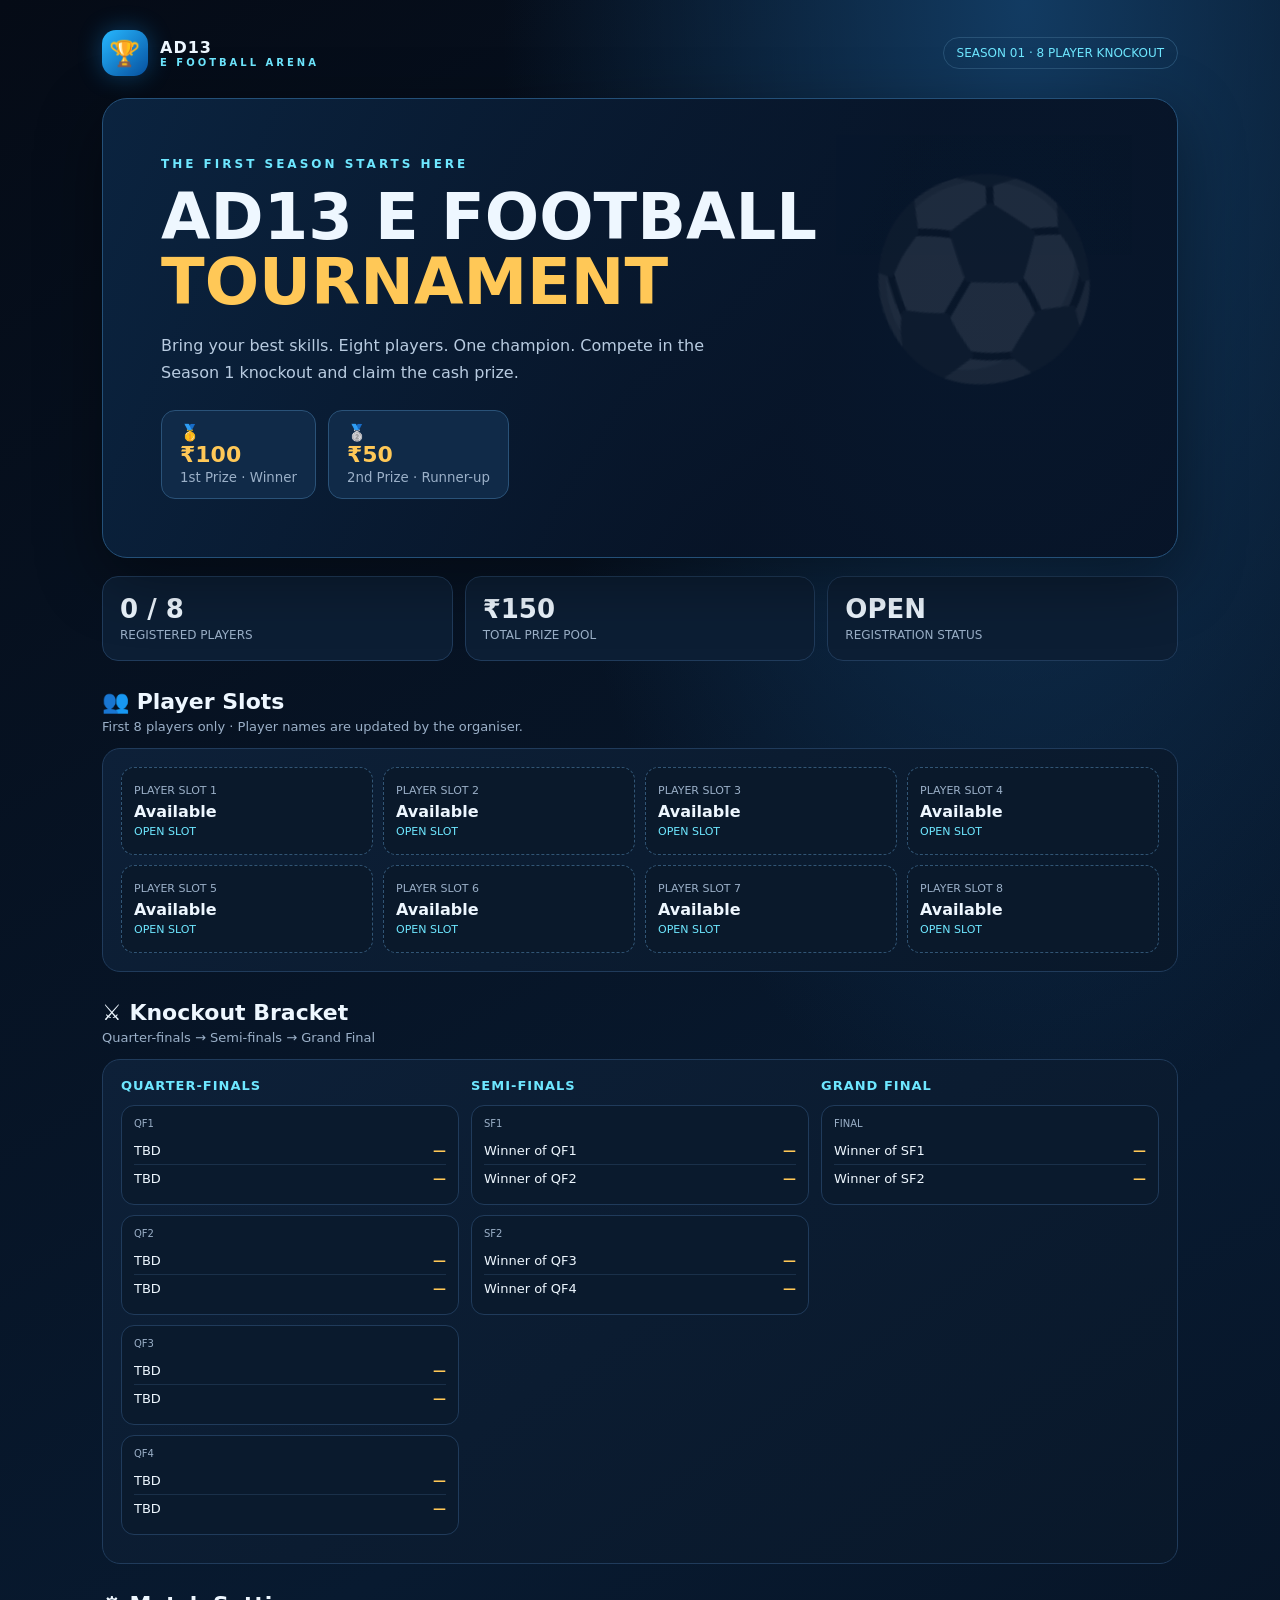
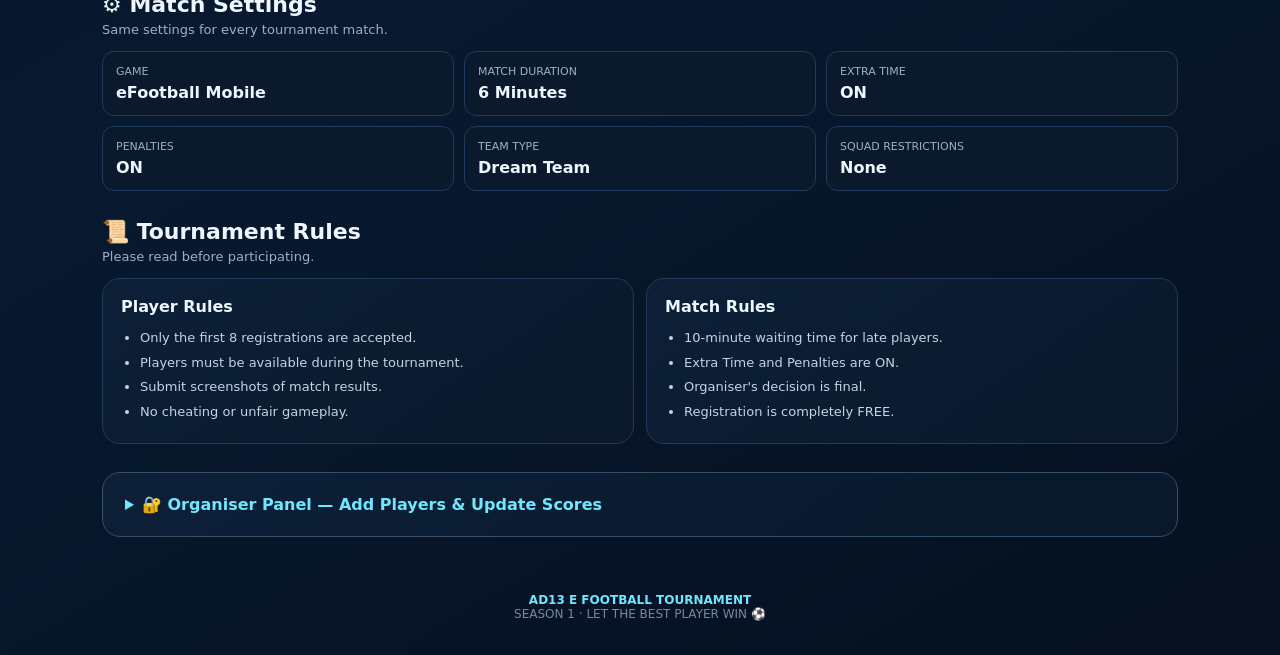
<file: 1index.html>
<!DOCTYPE html>
<html lang="en">
<head>
<meta charset="UTF-8">
<meta name="viewport" content="width=device-width, initial-scale=1.0">
<meta name="theme-color" content="#071326">
<title>AD13 E Football Tournament — Season 1</title>
<style>
:root{--bg:#06101f;--panel:#0d1d33;--panel2:#102744;--blue:#19a7ff;--cyan:#6ee7ff;--gold:#ffc857;--text:#eef7ff;--muted:#9bb0c8;--line:#203b5b;--red:#ff647c;--green:#48df9a}
*{box-sizing:border-box}body{margin:0;background:radial-gradient(ellipse at 80% 0%,#123b62 0,transparent 36%),linear-gradient(150deg,#050b16,#081a30 60%,#06101f);color:var(--text);font-family:Inter,system-ui,Segoe UI,Arial,sans-serif}button,input,select{font:inherit}button{cursor:pointer}
.wrap{max-width:1120px;margin:auto;padding:22px}.top{display:flex;justify-content:space-between;align-items:center;gap:14px;padding:8px 0 22px}.brand{display:flex;align-items:center;gap:12px;font-weight:900;letter-spacing:1px}.crest{width:46px;height:46px;border-radius:14px;background:linear-gradient(135deg,#27b8ff,#0752a2);display:grid;place-items:center;box-shadow:0 0 25px #159fff55;font-size:25px}.brand small{display:block;color:var(--cyan);font-size:10px;letter-spacing:3px}.tag{border:1px solid #285276;border-radius:30px;padding:8px 13px;color:var(--cyan);font-size:12px}
.hero{position:relative;overflow:hidden;border:1px solid #245078;border-radius:25px;padding:clamp(25px,6vw,58px);background:linear-gradient(115deg,#0b2542ee,#071326eF 65%),radial-gradient(circle at 80% 50%,#168ce855,transparent 38%);box-shadow:0 20px 65px #0006}.hero:after{content:"⚽";position:absolute;right:7%;top:15%;font-size:clamp(90px,19vw,190px);opacity:.09;transform:rotate(-18deg)}.eyebrow{color:var(--cyan);font-size:12px;font-weight:800;letter-spacing:3px}.hero h1{font-size:clamp(32px,6vw,64px);line-height:1.02;margin:14px 0 12px;max-width:680px}.hero h1 span{color:var(--gold)}.hero p{color:#b8cbe0;max-width:570px;line-height:1.7}.prizes{display:flex;gap:12px;flex-wrap:wrap;margin-top:24px}.prize{background:#102a48;border:1px solid #2a5278;padding:12px 18px;border-radius:14px;min-width:135px}.prize b{display:block;font-size:22px;color:var(--gold)}.prize small{color:var(--muted)}
.stats{display:grid;grid-template-columns:repeat(3,1fr);gap:12px;margin:18px 0 28px}.stat{background:#0c1e34;border:1px solid var(--line);border-radius:16px;padding:17px}.stat strong{font-size:26px;display:block}.stat span{font-size:12px;color:var(--muted)}
section{margin:28px 0}.section-head{display:flex;justify-content:space-between;align-items:end;gap:10px;margin-bottom:14px}.section-head h2{font-size:22px;margin:0}.section-head p{margin:5px 0 0;color:var(--muted);font-size:13px}.panel{background:linear-gradient(145deg,#0d2038,#09182a);border:1px solid var(--line);border-radius:18px;padding:18px}.slots{display:grid;grid-template-columns:repeat(4,1fr);gap:10px}.slot{min-height:88px;border:1px dashed #315575;border-radius:13px;padding:12px;display:flex;flex-direction:column;justify-content:center;background:#0a192b}.slot.filled{border-style:solid;border-color:#176c9d;background:#0c2942}.slot small{color:var(--muted);font-size:11px}.slot b{margin-top:5px;overflow-wrap:anywhere}.slot em{font-style:normal;color:var(--cyan);font-size:11px;margin-top:4px}
.bracket{display:grid;grid-template-columns:repeat(3,1fr);gap:12px}.round h3{font-size:13px;color:var(--cyan);letter-spacing:1px;margin:0 0 12px}.match{border:1px solid var(--line);background:#0a1a2d;border-radius:13px;padding:12px;margin-bottom:10px}.match label{font-size:10px;color:var(--muted);display:block;margin-bottom:8px}.teamline{display:flex;justify-content:space-between;gap:8px;padding:6px 0;border-bottom:1px solid #1a3049;font-size:13px}.teamline:last-child{border:0}.score{color:var(--gold);font-weight:900}.winner{color:var(--green)}
.rules{display:grid;grid-template-columns:1fr 1fr;gap:12px}.rules ul{margin:10px 0 0;padding-left:19px;color:#c4d4e5;line-height:1.9;font-size:13px}.settings{display:grid;grid-template-columns:repeat(3,1fr);gap:10px}.setting{padding:13px;background:#0a192b;border:1px solid var(--line);border-radius:12px}.setting small{display:block;color:var(--muted);font-size:11px}.setting b{display:block;margin-top:5px}
.admin{border-color:#34506d}.admin summary{cursor:pointer;font-weight:800;color:var(--cyan);padding:4px}.admin-content{padding-top:16px}.formgrid{display:grid;grid-template-columns:repeat(2,1fr);gap:10px}.field label{display:block;color:var(--muted);font-size:12px;margin:0 0 6px}.field input,.field select{width:100%;background:#061326;border:1px solid #2a4867;color:white;border-radius:10px;padding:11px;outline:none}.actions{display:flex;flex-wrap:wrap;gap:9px;margin-top:12px}.btn{border:0;border-radius:10px;padding:11px 15px;font-weight:800;background:linear-gradient(135deg,#20b5ff,#0874c8);color:white}.btn.secondary{background:#19324e;border:1px solid #365574}.btn.danger{background:#542638;border:1px solid #914056}.hint{font-size:12px;color:var(--muted);line-height:1.6}.admin-list{display:grid;gap:8px;margin-top:12px}.admin-row{display:flex;align-items:center;justify-content:space-between;gap:8px;background:#08172a;padding:9px 11px;border-radius:10px;font-size:13px}.admin-row button{padding:6px 9px;border-radius:8px;border:1px solid #46617d;background:#142a43;color:white}
footer{text-align:center;color:#718aa4;font-size:12px;padding:28px 0 12px}footer b{color:var(--cyan)}
@media(max-width:650px){.wrap{padding:14px}.top{align-items:flex-start}.tag{font-size:10px}.stats{gap:8px}.stat{padding:12px}.stat strong{font-size:21px}.slots{grid-template-columns:repeat(2,1fr)}.bracket{grid-template-columns:1fr}.rules,.settings,.formgrid{grid-template-columns:1fr}.hero:after{right:-15px;top:24%}.section-head{align-items:start;flex-direction:column}}
</style>
</head>
<body>
<div class="wrap">
<header class="top"><div class="brand"><div class="crest">🏆</div><div>AD13 <small>E FOOTBALL ARENA</small></div></div><div class="tag">SEASON 01 · 8 PLAYER KNOCKOUT</div></header>
<main>
<div class="hero"><div class="eyebrow">THE FIRST SEASON STARTS HERE</div><h1>AD13 E FOOTBALL<br><span>TOURNAMENT</span></h1><p>Bring your best skills. Eight players. One champion. Compete in the Season 1 knockout and claim the cash prize.</p><div class="prizes"><div class="prize">🥇 <b>₹100</b><small>1st Prize · Winner</small></div><div class="prize">🥈 <b>₹50</b><small>2nd Prize · Runner-up</small></div></div></div>
<div class="stats"><div class="stat"><strong id="count">0 / 8</strong><span>REGISTERED PLAYERS</span></div><div class="stat"><strong>₹150</strong><span>TOTAL PRIZE POOL</span></div><div class="stat"><strong id="status">OPEN</strong><span>REGISTRATION STATUS</span></div></div>
<section><div class="section-head"><div><h2>👥 Player Slots</h2><p>First 8 players only · Player names are updated by the organiser.</p></div></div><div class="panel"><div class="slots" id="slots"></div></div></section>
<section><div class="section-head"><div><h2>⚔️ Knockout Bracket</h2><p>Quarter-finals → Semi-finals → Grand Final</p></div></div><div class="panel"><div class="bracket" id="bracket"></div></div></section>
<section><div class="section-head"><div><h2>⚙️ Match Settings</h2><p>Same settings for every tournament match.</p></div></div><div class="settings"><div class="setting"><small>GAME</small><b>eFootball Mobile</b></div><div class="setting"><small>MATCH DURATION</small><b>6 Minutes</b></div><div class="setting"><small>EXTRA TIME</small><b>ON</b></div><div class="setting"><small>PENALTIES</small><b>ON</b></div><div class="setting"><small>TEAM TYPE</small><b>Dream Team</b></div><div class="setting"><small>SQUAD RESTRICTIONS</small><b>None</b></div></div></section>
<section><div class="section-head"><div><h2>📜 Tournament Rules</h2><p>Please read before participating.</p></div></div><div class="rules"><div class="panel"><b>Player Rules</b><ul><li>Only the first 8 registrations are accepted.</li><li>Players must be available during the tournament.</li><li>Submit screenshots of match results.</li><li>No cheating or unfair gameplay.</li></ul></div><div class="panel"><b>Match Rules</b><ul><li>10-minute waiting time for late players.</li><li>Extra Time and Penalties are ON.</li><li>Organiser's decision is final.</li><li>Registration is completely FREE.</li></ul></div></div></section>
<section><details class="panel admin"><summary>🔐 Organiser Panel — Add Players & Update Scores</summary><div class="admin-content"><p class="hint">Use this panel to manage the tournament manually. Changes are saved in this browser on this device. There is no online syncing or public admin password.</p>
<div class="formgrid"><div class="field"><label for="playerName">Player name</label><input id="playerName" maxlength="28" placeholder="Enter eFootball name"></div><div class="field"><label for="playerSlot">Slot</label><select id="playerSlot"><option value="auto">Next available slot</option><option value="0">Slot 1</option><option value="1">Slot 2</option><option value="2">Slot 3</option><option value="3">Slot 4</option><option value="4">Slot 5</option><option value="5">Slot 6</option><option value="6">Slot 7</option><option value="7">Slot 8</option></select></div></div><div class="actions"><button class="btn" onclick="addPlayer()">＋ Add Player</button><button class="btn secondary" onclick="clearPlayers()">Clear All Players</button></div><div class="admin-list" id="adminPlayers"></div>
<hr style="border:0;border-top:1px solid #203b5b;margin:18px 0">
<b>Update match score</b><p class="hint">Select a match, enter both scores, then save. The higher score advances automatically. For a tied match, select the winner manually.</p>
<div class="formgrid"><div class="field"><label>Match</label><select id="matchId"></select></div><div class="field"><label>Winner if tied (optional)</label><select id="tieWinner"><option value="">No winner selected</option></select></div><div class="field"><label>Player 1 score</label><input type="number" min="0" max="99" id="scoreA" value="0"></div><div class="field"><label>Player 2 score</label><input type="number" min="0" max="99" id="scoreB" value="0"></div></div><div class="actions"><button class="btn" onclick="saveScore()">Save Match Result</button><button class="btn secondary" onclick="resetScores()">Reset All Scores</button></div>
<p class="hint" style="margin-top:16px">Tip: This website stores your updates in local browser storage. Use the same browser and device to keep your changes. Export a backup regularly.</p><div class="actions"><button class="btn secondary" onclick="exportData()">⬇ Export Backup</button><button class="btn secondary" onclick="document.getElementById('importFile').click()">⬆ Import Backup</button><input id="importFile" type="file" accept="application/json" hidden onchange="importData(event)"></div>
</div></details></section>
</main><footer><b>AD13 E FOOTBALL TOURNAMENT</b><br>SEASON 1 · LET THE BEST PLAYER WIN ⚽</footer>
</div>
<script>
const empty=()=>({players:Array(8).fill(""),scores:{}});let data;
try{data=JSON.parse(localStorage.getItem("ad13Season1"))||empty()}catch(e){data=empty()}
if(!Array.isArray(data.players)||data.players.length!==8)data.players=Array(8).fill("");
if(!data.scores)data.scores={};
const matches=[
{id:"QF1",round:"QUARTER-FINALS",a:0,b:1,next:"SF1",side:"a"},
{id:"QF2",round:"QUARTER-FINALS",a:2,b:3,next:"SF1",side:"b"},
{id:"QF3",round:"QUARTER-FINALS",a:4,b:5,next:"SF2",side:"a"},
{id:"QF4",round:"QUARTER-FINALS",a:6,b:7,next:"SF2",side:"b"},
{id:"SF1",round:"SEMI-FINALS",from:["QF1","QF2"],next:"FINAL",side:"a"},
{id:"SF2",round:"SEMI-FINALS",from:["QF3","QF4"],next:"FINAL",side:"b"},
{id:"FINAL",round:"GRAND FINAL",from:["SF1","SF2"]}
];
function save(){localStorage.setItem("ad13Season1",JSON.stringify(data));render()}
function getNames(m){if(m.a!==undefined)return [data.players[m.a],data.players[m.b]];return m.from.map(id=>{let w=data.scores[id]?.winner;return w||"Winner of "+id})}
function result(id){return data.scores[id]}
function render(){
let n=data.players.filter(x=>x.trim()).length;document.getElementById("count").textContent=n+" / 8";document.getElementById("status").textContent=n===8?"FULL":"OPEN";
document.getElementById("slots").innerHTML=data.players.map((p,i)=>`<div class="slot ${p?'filled':''}"><small>PLAYER SLOT ${i+1}</small><b>${p?esc(p):"Available"}</b><em>${p?"REGISTERED":"OPEN SLOT"}</em></div>`).join("");
document.getElementById("bracket").innerHTML=["QUARTER-FINALS","SEMI-FINALS","GRAND FINAL"].map(round=>`<div class="round"><h3>${round}</h3>${matches.filter(m=>m.round===round).map(m=>{let [a,b]=getNames(m),r=result(m.id);return `<div class="match"><label>${m.id}</label><div class="teamline"><span class="${r?.winner===a?'winner':''}">${esc(a||"TBD")}</span><span class="score">${r?r.a:"—"}</span></div><div class="teamline"><span class="${r?.winner===b?'winner':''}">${esc(b||"TBD")}</span><span class="score">${r?r.b:"—"}</span></div>${r?`<div class="hint" style="margin-top:7px">Winner: <b class="winner">${esc(r.winner||"TBD")}</b></div>`:""}</div>`}).join("")}</div>`).join("");
document.getElementById("adminPlayers").innerHTML=data.players.map((p,i)=>`<div class="admin-row"><span>Slot ${i+1}: <b>${esc(p||"Empty")}</b></span><button onclick="removePlayer(${i})">Remove</button></div>`).join("");
let sel=document.getElementById("matchId"),old=sel.value;sel.innerHTML=matches.map(m=>`<option value="${m.id}">${m.id} · ${m.round}</option>`).join("");if(matches.some(m=>m.id===old))sel.value=old;updateScoreForm();
}
function updateScoreForm(){let m=matches.find(x=>x.id===document.getElementById("matchId").value)||matches[0],names=getNames(m),r=result(m.id);document.getElementById("scoreA").value=r?.a??0;document.getElementById("scoreB").value=r?.b??0;document.getElementById("tieWinner").innerHTML='<option value="">No winner selected</option>'+names.filter(Boolean).map(x=>`<option value="${escAttr(x)}">${esc(x)}</option>`).join("");document.getElementById("tieWinner").value=r?.winner||""}
function addPlayer(){let name=document.getElementById("playerName").value.trim(),slot=document.getElementById("playerSlot").value;if(!name)return alert("Enter a player name.");let i=slot==="auto"?data.players.findIndex(x=>!x.trim()):Number(slot);if(i<0)return alert("All 8 slots are filled.");if(data.players[i]&&slot!=="auto"&&!confirm("Replace this player?"))return;data.players[i]=name;document.getElementById("playerName").value="";save()}
function removePlayer(i){if(!confirm("Remove this player? Their match scores may need to be updated."))return;data.players[i]="";data.scores={};save()}
function clearPlayers(){if(confirm("Clear all players and all match scores?")){data=empty();save()}}
function saveScore(){let id=document.getElementById("matchId").value,m=matches.find(x=>x.id===id),[a,b]=getNames(m),sa=Number(document.getElementById("scoreA").value),sb=Number(document.getElementById("scoreB").value),tie=document.getElementById("tieWinner").value;if(!a||!b||a.startsWith("Winner of")||b.startsWith("Winner of"))return alert("Both players must be known before saving this match.");if(!Number.isInteger(sa)||!Number.isInteger(sb)||sa<0||sb<0)return alert("Enter valid scores.");let winner=sa>sb?a:sb>sa?b:tie;if(!winner)return alert("Scores are tied. Select the winner manually.");data.scores[id]={a:sa,b:sb,winner};let idx=matches.findIndex(x=>x.id===id);matches.slice(idx+1).forEach(x=>{if(x.from?.includes(id))delete data.scores[x.id]});save();alert("Match result saved.")}
function resetScores(){if(confirm("Reset every match score?")){data.scores={};save()}}
function esc(s){return String(s).replace(/[&<>"']/g,c=>({"&":"&amp;","<":"&lt;",">":"&gt;",'"':"&quot;","'":"&#39;"}[c]))}
function escAttr(s){return esc(s)}
function exportData(){let blob=new Blob([JSON.stringify(data,null,2)],{type:"application/json"}),a=document.createElement("a");a.href=URL.createObjectURL(blob);a.download="AD13-Season1-backup.json";a.click();URL.revokeObjectURL(a.href)}
function importData(e){let f=e.target.files[0];if(!f)return;let r=new FileReader();r.onload=()=>{try{let x=JSON.parse(r.result);if(!Array.isArray(x.players)||x.players.length!==8||!x.scores)throw Error();data=x;save();alert("Backup imported.")}catch(err){alert("Invalid backup file.")}};r.readAsText(f);e.target.value=""}
document.getElementById("matchId").addEventListener("change",updateScoreForm);render();
</script>
</body></html>
</file>
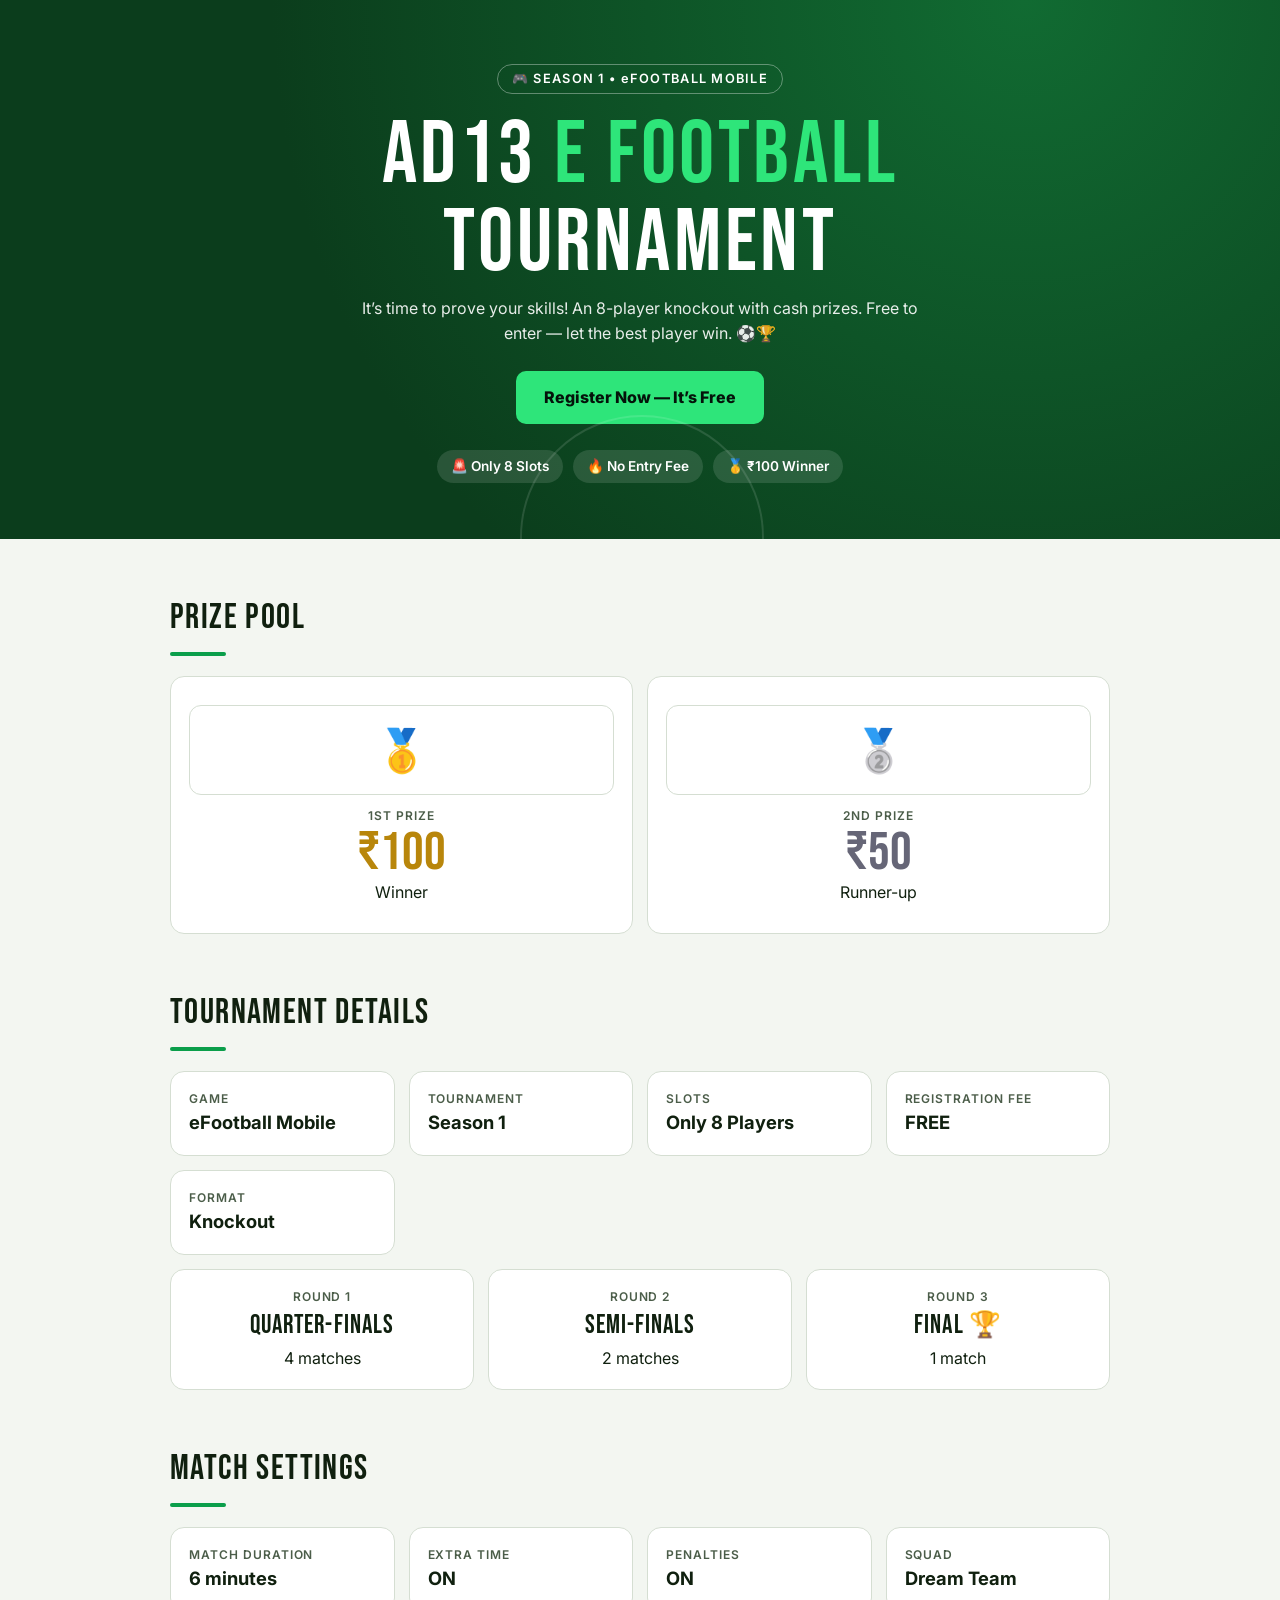
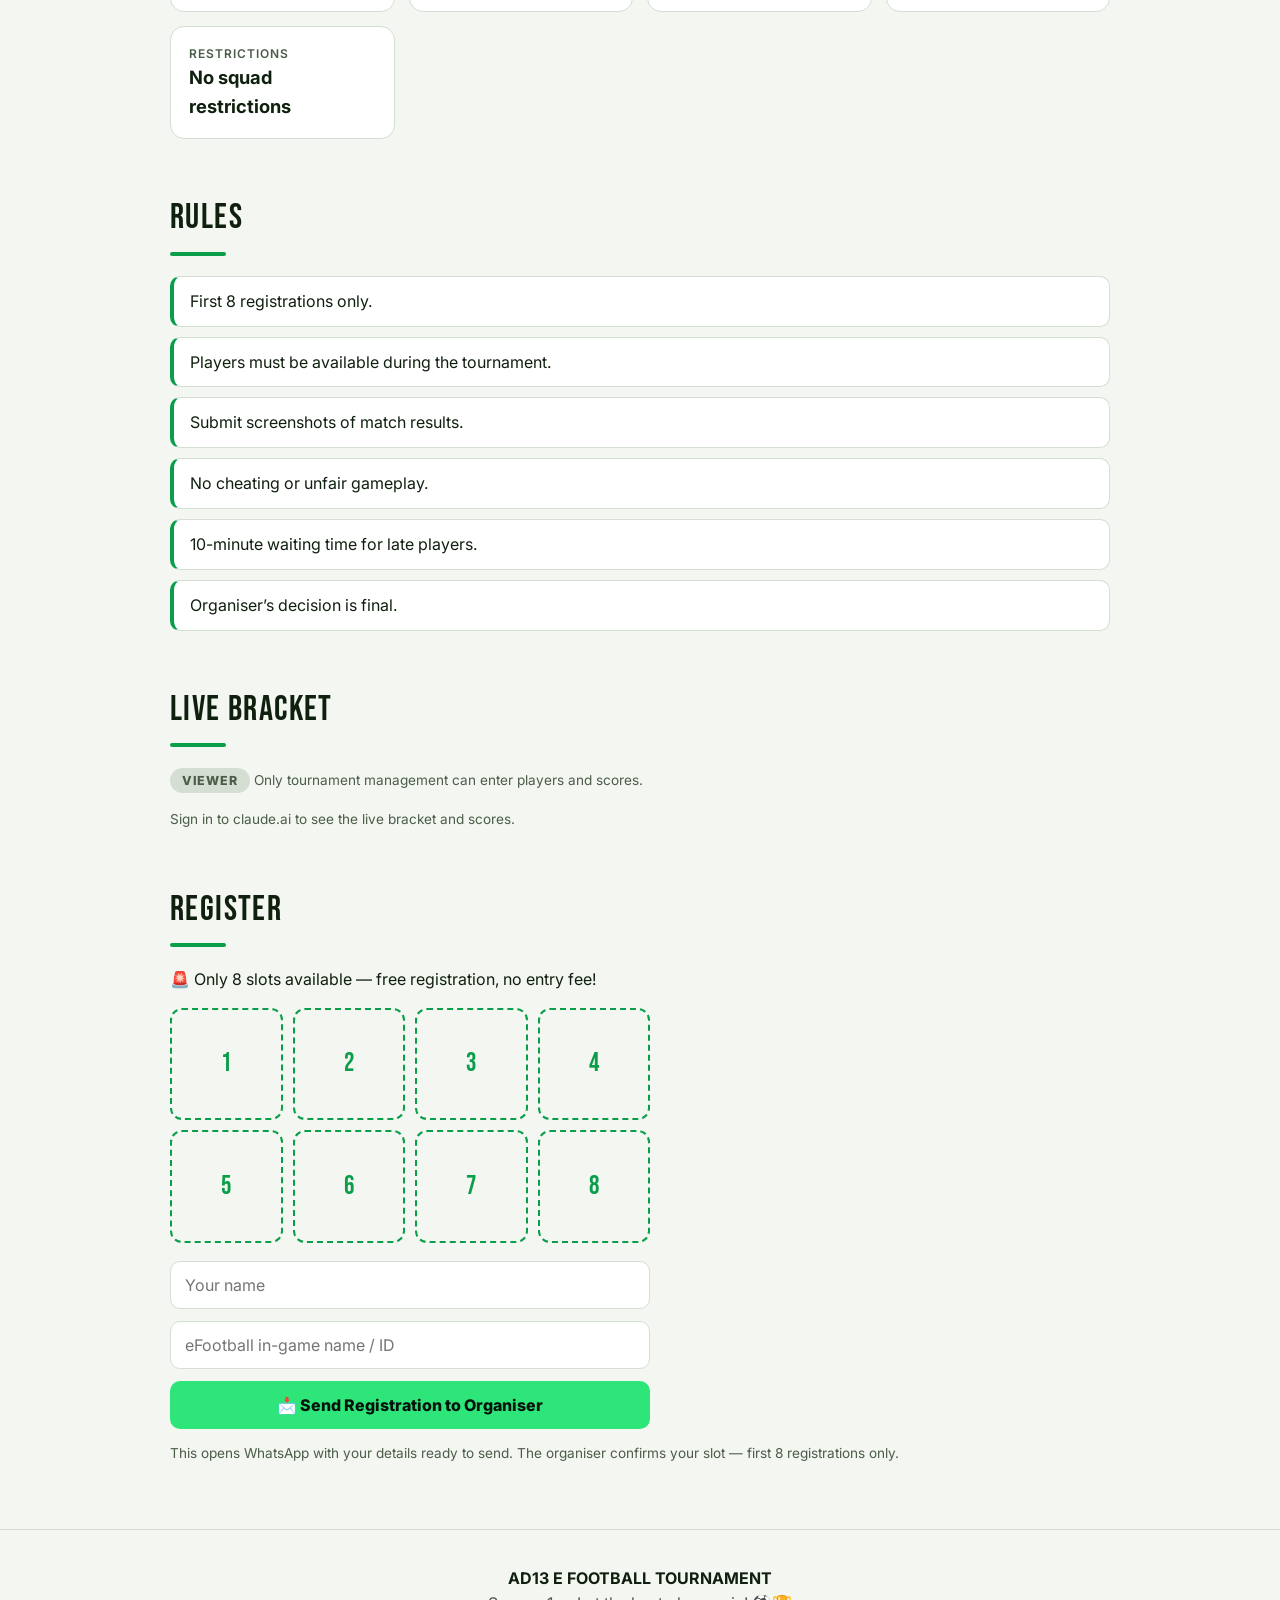
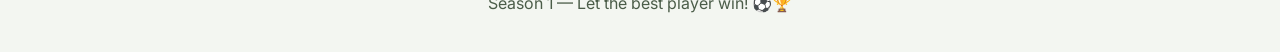
<file: index (2).html>
<!DOCTYPE html>
<html lang="en">
<head>
<meta charset="utf-8">
<meta name="viewport" content="width=device-width, initial-scale=1, viewport-fit=cover">
<title>AD13 E Football Tournament — Season 1</title>
<link rel="stylesheet" href="https://fonts.googleapis.com/css2?family=Bebas+Neue&family=Inter:wght@400;600;800&display=swap">
<style>
:root{--bg:#f3f6f1;--surface:#ffffff;--text:#10200f;--muted:#4b5d49;--accent:#0a9e4a;--gold:#b8860b;--silver:#667;--line:#d5ded2;--hero1:#0b3d1c;--hero2:#116b32;--herotext:#fff;
box-sizing:border-box;padding-top:env(safe-area-inset-top,0px);padding-bottom:env(safe-area-inset-bottom,0px)}
@media (prefers-color-scheme:dark){:root:not([data-theme="light"]){--bg:#07110a;--surface:#0f1d13;--text:#eaf5ea;--muted:#9bb39c;--accent:#2ee57a;--gold:#f5c542;--silver:#c5ccd6;--line:#1f3524;--hero1:#04130a;--hero2:#0c3a1b}}
:root[data-theme="dark"]{--bg:#07110a;--surface:#0f1d13;--text:#eaf5ea;--muted:#9bb39c;--accent:#2ee57a;--gold:#f5c542;--silver:#c5ccd6;--line:#1f3524;--hero1:#04130a;--hero2:#0c3a1b}
html{height:100%;scroll-behavior:smooth;scroll-padding-top:env(safe-area-inset-top,0px)}
*{box-sizing:border-box}
body{margin:0;background:var(--bg);color:var(--text);font-family:Inter,system-ui,sans-serif;line-height:1.55}
h1,h2,h3{font-family:'Bebas Neue',Impact,sans-serif;letter-spacing:.04em;margin:0;font-weight:400}
.wrap{max-width:980px;margin:0 auto;padding:0 20px}
.hero{background:radial-gradient(circle at 80% 0,var(--hero2),var(--hero1) 65%);color:var(--herotext);padding:64px 0 56px;text-align:center;position:relative;overflow:hidden}
.hero::after{content:"";position:absolute;left:50%;bottom:-120px;width:240px;height:240px;margin-left:-120px;border:2px solid rgba(255,255,255,.12);border-radius:50%}
.tag{display:inline-block;border:1px solid rgba(255,255,255,.35);border-radius:99px;padding:4px 14px;font-size:.8rem;font-weight:600;letter-spacing:.1em}
.hero h1{font-size:clamp(2.6rem,9vw,5.5rem);line-height:1;margin:18px 0 8px}
.hero h1 span{color:#2ee57a}
.hero p{max-width:560px;margin:0 auto 26px;opacity:.9}
.btn{display:inline-block;background:#2ee57a;color:#04130a;font-weight:800;padding:14px 28px;border-radius:10px;text-decoration:none;border:0;font-size:1rem;cursor:pointer;font-family:inherit}
.btn:hover{filter:brightness(1.08)}
.pills{display:flex;gap:10px;justify-content:center;flex-wrap:wrap;margin-top:26px;font-size:.85rem}
.pills b{background:rgba(255,255,255,.12);padding:6px 14px;border-radius:99px;font-weight:600}
section{padding:52px 0}
h2{font-size:2.2rem;margin-bottom:20px;color:var(--text)}
h2::after{content:"";display:block;width:56px;height:4px;background:var(--accent);margin-top:6px;border-radius:2px}
.grid{display:grid;gap:14px;grid-template-columns:repeat(auto-fit,minmax(210px,1fr))}
.card{background:var(--surface);border:1px solid var(--line);border-radius:14px;padding:18px}
.card small{display:block;color:var(--muted);font-size:.75rem;text-transform:uppercase;letter-spacing:.08em;font-weight:600}
.card strong{font-size:1.15rem}
.prize{text-align:center;padding:28px 18px}
.prize .m{font-size:2.6rem}
.prize .amt{font-family:'Bebas Neue',Impact,sans-serif;font-size:3.4rem;line-height:1}
.gold .amt{color:var(--gold)}.silver .amt{color:var(--silver)}
ul.rules{list-style:none;padding:0;margin:0;display:grid;gap:10px}
ul.rules li{background:var(--surface);border:1px solid var(--line);border-left:4px solid var(--accent);border-radius:10px;padding:12px 16px}
.bracket{display:grid;grid-template-columns:repeat(3,1fr);gap:14px;text-align:center}
.bracket .card strong{display:block;font-family:'Bebas Neue',Impact,sans-serif;font-size:1.6rem;letter-spacing:.04em;font-weight:400}
.slots{display:grid;grid-template-columns:repeat(4,1fr);gap:10px;max-width:480px;margin:0 0 18px}
.slot{aspect-ratio:1;border:2px dashed var(--accent);border-radius:12px;display:grid;place-items:center;font-family:'Bebas Neue',Impact,sans-serif;font-size:1.6rem;color:var(--accent)}
form{display:grid;gap:12px;max-width:480px}
input{padding:13px 14px;border-radius:10px;border:1px solid var(--line);background:var(--surface);color:var(--text);font-size:1rem;font-family:inherit}
.note{color:var(--muted);font-size:.85rem}
#msg{display:none;margin-top:12px;padding:12px;border-radius:10px;background:var(--surface);border:1px solid var(--accent);white-space:pre-wrap;font-size:.9rem}
footer{text-align:center;padding:36px 20px;border-top:1px solid var(--line);color:var(--muted)}
footer b{color:var(--text)}
.badge{display:inline-block;padding:3px 12px;border-radius:99px;font-size:.78rem;font-weight:800;letter-spacing:.06em;background:var(--accent);color:#04130a}.badge.v{background:var(--line);color:var(--muted)}
.rounds{display:grid;gap:14px;grid-template-columns:repeat(3,1fr);align-items:start}.rounds h3{font-size:1.4rem;margin-bottom:8px}
.m{background:var(--surface);border:1px solid var(--line);border-radius:12px;padding:12px;margin-bottom:12px}.m .r{display:flex;justify-content:space-between;gap:8px;padding:4px 0;font-weight:600}.m .r.w{color:var(--accent)}.m .r span:last-child{font-family:'Bebas Neue',Impact,sans-serif;font-size:1.3rem}
.m input{width:100%;padding:8px;font-size:.9rem;margin:3px 0}.m .sc{display:grid;grid-template-columns:1fr 1fr;gap:6px}.m .btn{padding:8px 14px;font-size:.85rem;margin-top:6px;width:100%}.m small{color:var(--muted)}
.champ{margin-top:8px;padding:16px;border-radius:12px;border:2px solid var(--gold);text-align:center;font-weight:800}
@media(max-width:700px){.rounds{grid-template-columns:1fr}}
@media(max-width:560px){.bracket{grid-template-columns:1fr}}
</style>
</head>
<body>
<header class="hero">
  <div class="wrap">
    <span class="tag">🎮 SEASON 1 • eFOOTBALL MOBILE</span>
    <h1>AD13 <span>E FOOTBALL</span><br>TOURNAMENT</h1>
    <p>It’s time to prove your skills! An 8-player knockout with cash prizes. Free to enter — let the best player win. ⚽🏆</p>
    <a class="btn" href="#register">Register Now — It’s Free</a>
    <div class="pills"><b>🚨 Only 8 Slots</b><b>🔥 No Entry Fee</b><b>🥇 ₹100 Winner</b></div>
  </div>
</header>

<section><div class="wrap">
  <h2>PRIZE POOL</h2>
  <div class="grid">
    <div class="card prize gold"><div class="m">🥇</div><small>1st Prize</small><div class="amt">₹100</div><div>Winner</div></div>
    <div class="card prize silver"><div class="m">🥈</div><small>2nd Prize</small><div class="amt">₹50</div><div>Runner-up</div></div>
  </div>
</div></section>

<section style="padding-top:0"><div class="wrap">
  <h2>TOURNAMENT DETAILS</h2>
  <div class="grid">
    <div class="card"><small>Game</small><strong>eFootball Mobile</strong></div>
    <div class="card"><small>Tournament</small><strong>Season 1</strong></div>
    <div class="card"><small>Slots</small><strong>Only 8 Players</strong></div>
    <div class="card"><small>Registration Fee</small><strong>FREE</strong></div>
    <div class="card"><small>Format</small><strong>Knockout</strong></div>
  </div>
  <div class="bracket" style="margin-top:14px">
    <div class="card"><small>Round 1</small><strong>Quarter-finals</strong>4 matches</div>
    <div class="card"><small>Round 2</small><strong>Semi-finals</strong>2 matches</div>
    <div class="card"><small>Round 3</small><strong>Final 🏆</strong>1 match</div>
  </div>
</div></section>

<section style="padding-top:0"><div class="wrap">
  <h2>MATCH SETTINGS</h2>
  <div class="grid">
    <div class="card"><small>Match Duration</small><strong>6 minutes</strong></div>
    <div class="card"><small>Extra Time</small><strong>ON</strong></div>
    <div class="card"><small>Penalties</small><strong>ON</strong></div>
    <div class="card"><small>Squad</small><strong>Dream Team</strong></div>
    <div class="card"><small>Restrictions</small><strong>No squad restrictions</strong></div>
  </div>
</div></section>

<section style="padding-top:0"><div class="wrap">
  <h2>RULES</h2>
  <ul class="rules">
    <li>First 8 registrations only.</li>
    <li>Players must be available during the tournament.</li>
    <li>Submit screenshots of match results.</li>
    <li>No cheating or unfair gameplay.</li>
    <li>10-minute waiting time for late players.</li>
    <li>Organiser’s decision is final.</li>
  </ul>
</div></section>

<section id="bracket" style="padding-top:0"><div class="wrap">
  <h2>LIVE BRACKET</h2>
  <p><span id="role" class="badge v">VIEWER</span> <span class="note" id="rolenote">Only tournament management can enter players and scores.</span></p>
  <div id="live" class="note">Loading…</div>
</div></section>

<section id="register" style="padding-top:0"><div class="wrap">
  <h2>REGISTER</h2>
  <p>🚨 Only 8 slots available — free registration, no entry fee!</p>
  <div class="slots" aria-label="8 open slots"><div class="slot">1</div><div class="slot">2</div><div class="slot">3</div><div class="slot">4</div><div class="slot">5</div><div class="slot">6</div><div class="slot">7</div><div class="slot">8</div></div>
  <form id="f">
    <input id="n" placeholder="Your name" required>
    <input id="g" placeholder="eFootball in-game name / ID" required>
    <button class="btn" type="submit">📩 Send Registration to Organiser</button>
  </form>
  <div id="msg"></div>
  <p class="note">This opens WhatsApp with your details ready to send. The organiser confirms your slot — first 8 registrations only.</p>
</div></section>

<footer><b>AD13 E FOOTBALL TOURNAMENT</b><br>Season 1 — Let the best player win! ⚽🏆</footer>

<script>
// Organiser WhatsApp number with country code, digits only (e.g. 919876543210)
var ORGANISER_NUMBER = "";
document.getElementById('f').addEventListener('submit', function(e){
  e.preventDefault();
  var t = "Hi! I want to register for AD13 E Football Tournament – Season 1.\nName: " + document.getElementById('n').value + "\neFootball ID: " + document.getElementById('g').value;
  var m = document.getElementById('msg');
  if (ORGANISER_NUMBER) { window.open("https://wa.me/" + ORGANISER_NUMBER + "?text=" + encodeURIComponent(t), "_blank"); return; }
  m.style.display = 'block';
  m.textContent = "Copy this message and send it to the organiser:\n\n" + t;
  try { navigator.clipboard.writeText(t); } catch (err) {}
});
</script>
<script>
(function(){
var live=document.getElementById('live'),roleEl=document.getElementById('role');
var IDS=['qf1','qf2','qf3','qf4','sf1','sf2','final'],NAMES={qf1:'Quarter-final 1',qf2:'Quarter-final 2',qf3:'Quarter-final 3',qf4:'Quarter-final 4',sf1:'Semi-final 1',sf2:'Semi-final 2',final:'Final'};
var db=null,ref=null,data={},canEdit=false;
function num(v){return (v===''||v==null||isNaN(v))?null:Number(v)}
function win(m){if(!m||!m.a||!m.b)return null;var a=num(m.sa),b=num(m.sb);if(a==null||b==null)return null;if(a!==b)return a>b?'a':'b';var x=num(m.pa),y=num(m.pb);if(x!=null&&y!=null&&x!==y)return x>y?'a':'b';return null}
function teams(id){var d=data;function w(k){var m=resolved[k],r=win(m);return r?m[r]:''}
if(id[0]==='q')return {a:d[id]&&d[id].a||'',b:d[id]&&d[id].b||''};
var src={sf1:['qf1','qf2'],sf2:['qf3','qf4'],final:['sf1','sf2']}[id];return {a:w(src[0]),b:w(src[1])}}
var resolved={};
function compute(){IDS.forEach(function(id){var t=teams(id),s=data[id]||{};resolved[id]={a:t.a,b:t.b,sa:s.sa,sb:s.sb,pa:s.pa,pb:s.pb}})}
function el(t,c,x){var e=document.createElement(t);if(c)e.className=c;if(x!=null)e.textContent=x;return e}
function inp(ph,v,type){var i=el('input');i.placeholder=ph;i.value=v==null?'':v;if(type)i.type=type;if(type==='number')i.min=0;return i}
function card(id){var m=resolved[id],w=win(m),c=el('div','m');c.appendChild(el('small',null,NAMES[id]));
var ps=(num(m.pa)!=null&&num(m.pb)!=null&&num(m.sa)===num(m.sb));
['a','b'].forEach(function(k){var r=el('div','r'+(w===k?' w':''));r.appendChild(el('span',null,m[k]||'TBD'));r.appendChild(el('span',null,m['s'+k]==null||m['s'+k]===''?'–':m['s'+k]+(ps?' ('+m['p'+k]+')':'')));c.appendChild(r)});
if(canEdit){var s=el('div','sc'),f={};
if(id[0]==='q'){var n=el('div','sc');f.a=inp('Player 1 name',m.a);f.b=inp('Player 2 name',m.b);n.appendChild(f.a);n.appendChild(f.b);c.appendChild(n)}
f.sa=inp('Score 1',m.sa,'number');f.sb=inp('Score 2',m.sb,'number');s.appendChild(f.sa);s.appendChild(f.sb);c.appendChild(s);
var p=el('div','sc');f.pa=inp('Pens 1',m.pa,'number');f.pb=inp('Pens 2',m.pb,'number');p.appendChild(f.pa);p.appendChild(f.pb);c.appendChild(p);
var b=el('button','btn','Save result');b.type='button';b.onclick=function(){var o={};['sa','sb','pa','pb'].forEach(function(k){var v=f[k].value;o[k]=v===''?null:Number(v)});if(f.a){o.a=f.a.value.trim();o.b=f.b.value.trim()}var nd=Object.assign({},data);nd[id]=o;b.disabled=true;b.textContent='Saving…';ref.set(nd).catch(function(){b.disabled=false;b.textContent='Not allowed – try again'})};c.appendChild(b)}
return c}
function render(){compute();live.className='';live.textContent='';var g=el('div','rounds');
[['Quarter-finals',['qf1','qf2','qf3','qf4']],['Semi-finals',['sf1','sf2']],['Final',['final']]].forEach(function(r){var col=el('div');col.appendChild(el('h3',null,r[0]));r[1].forEach(function(id){col.appendChild(card(id))});g.appendChild(col)});live.appendChild(g);
var f=resolved.final,w=win(f);if(w){var l=w==='a'?'b':'a',c=el('div','champ');c.appendChild(el('div',null,'🥇 CHAMPION: '+f[w]+' — ₹100'));c.appendChild(el('div',null,'🥈 Runner-up: '+f[l]+' — ₹50'));live.appendChild(c)}}
async function init(){try{db=await claude.use('db');var user=await claude.use('user');if(!db){live.textContent='Sign in to claude.ai to see the live bracket and scores.';return}
canEdit=user?!!(await user.canEdit()):false;
if(canEdit){roleEl.textContent='MANAGEMENT';roleEl.className='badge';document.getElementById('rolenote').textContent='You can enter players and scores. Results move winners to the next round automatically.'}
ref=db.doc('tournament/main');var t=setTimeout(function(){live.textContent='Bracket could not load. Please refresh.'},10000);
ref.onSnapshot(function(s){clearTimeout(t);data=(s&&s.exists&&s.data())||{};render()},function(){clearTimeout(t);live.textContent='Bracket unavailable right now.'})}catch(e){live.textContent='Sign in to claude.ai to see the live bracket and scores.'}}
init();
})();
</script>
</body>
</html>
</file>
